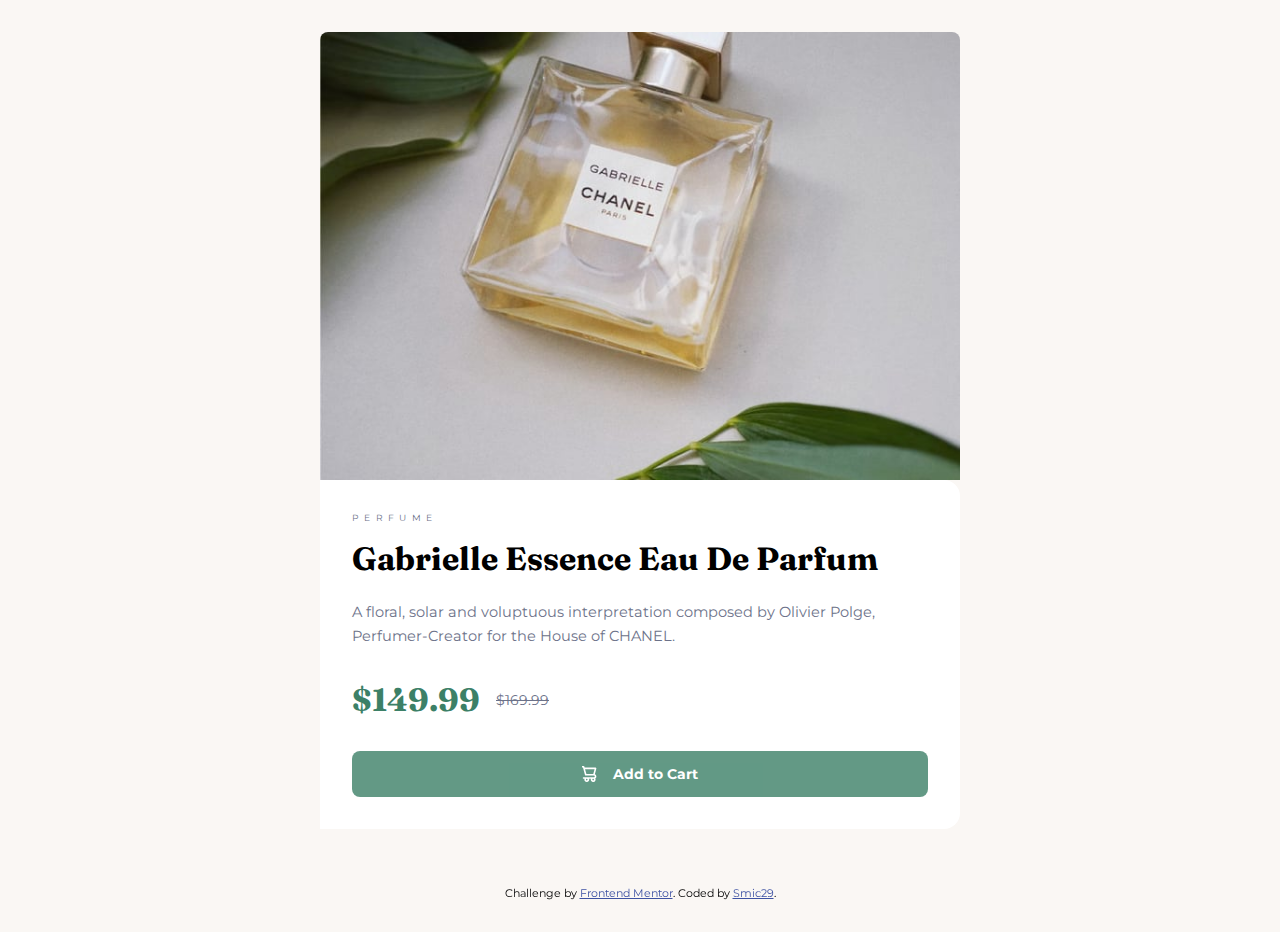
<file: Product-preview/index.html>
<!DOCTYPE html>
<html lang="en">
<head>
  <meta charset="UTF-8">
  <meta name="viewport" content="width=device-width, initial-scale=1.0"> <!-- displays site properly based on user's device -->

  <link rel="icon" type="image/png" sizes="32x32" href="./images/favicon-32x32.png">
  <link rel="stylesheet" href="style.css">

  <title>Frontend Mentor | Product preview card component</title>

  <!-- Feel free to remove these styles or customise in your own stylesheet 👍 -->
  <style>
    .attribution { font-size: 11px; text-align: center; }
    .attribution a { color: hsl(228, 45%, 44%); }
  </style>
</head>
<body>
  <div class="mainContainer">
    <div class="imageBox">
      <img src="images/image-product-desktop.jpg" class="desktop" />
      <img src="images/image-product-mobile.jpg" class="mobile" />
    </div>
    <div class="descriptionBox">
      <p class="itemType">perfume</p>
      <p class="itemName">Gabrielle Essence Eau De Parfum</p>
      <p class="itemDescription">A floral, solar and voluptuous interpretation composed by Olivier Polge, 
      Perfumer-Creator for the House of CHANEL.</p>
      <div class="priceBox">
        <p class="priceNow">$149.99</p>
        <p class="priceBefore">$169.99</p>
      </div>
      <div class="cartBox">
        <img src="images/icon-cart.svg" />
        <p>Add to Cart</p>
      </div>
    </div>
  </div>
  <div class="attribution">
    Challenge by <a href="https://www.frontendmentor.io?ref=challenge" target="_blank">Frontend Mentor</a>. 
    Coded by <a href="#">Smic29</a>.
  </div>
</body>
</html>
</file>
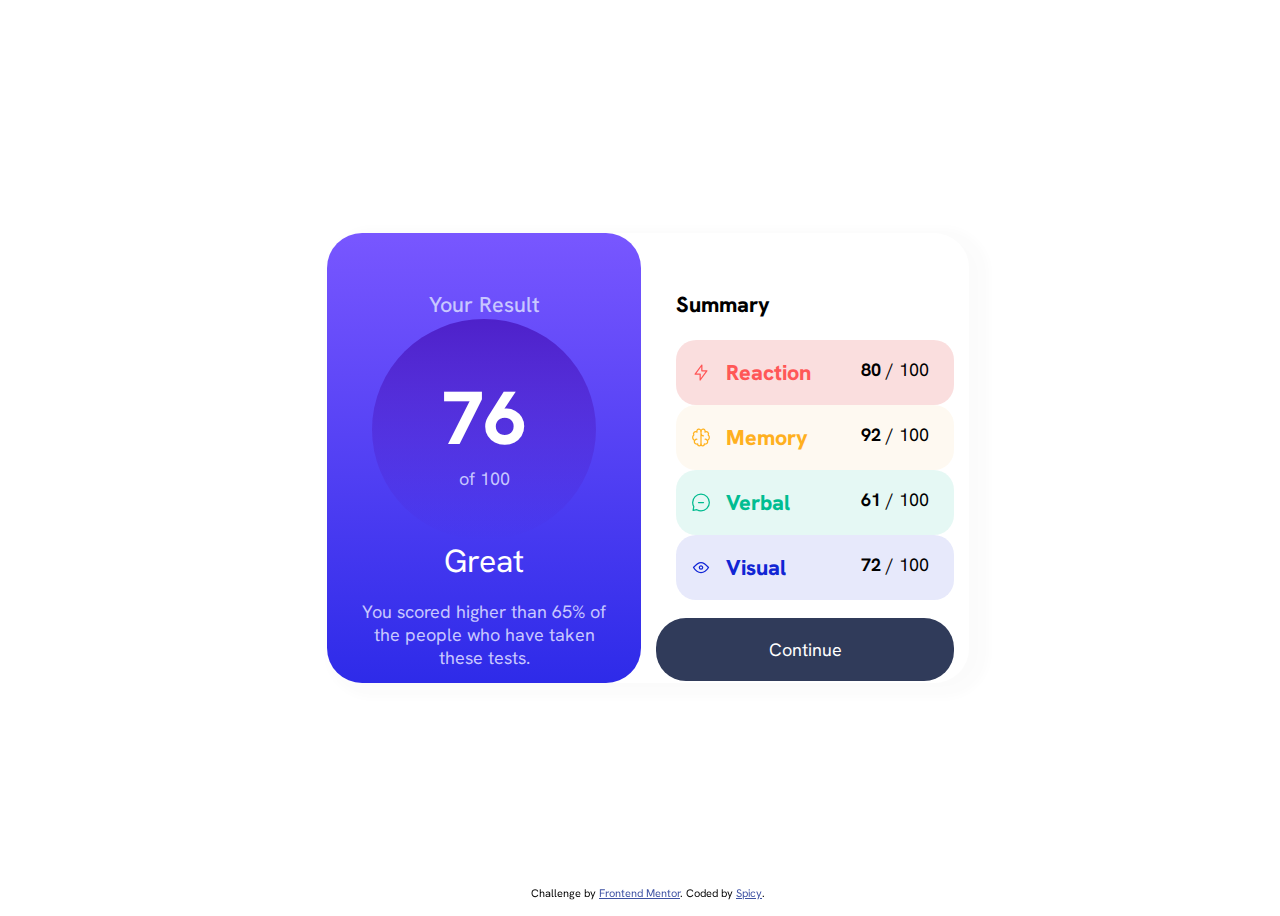
<file: Results-summary/index.html>
<!DOCTYPE html>
<html lang="en">
<head>
  <meta charset="UTF-8">
  <meta name="viewport" content="width=device-width, initial-scale=1.0"> <!-- displays site properly based on user's device -->

  <link rel="icon" type="image/png" sizes="32x32" href="./assets/images/favicon-32x32.png">
  <link rel="stylesheet" href="style.css">
  
  <title>Frontend Mentor | Results summary component</title>

  <!-- Feel free to remove these styles or customise in your own stylesheet 👍 -->
  <style>
    .attribution { font-size: 11px; text-align: center; }
    .attribution a { color: hsl(228, 45%, 44%); }
  </style>
</head>
<body>
<div id="thebox">
  <div class="container flexCol" id="yrBox">
    <p class="header" id="yourResult">Your Result</p>
    <div class="main-score">  
      <p class="num">76</p>
      <p class="den">of 100</p>
    </div>
    <div class="description">
      <p id="desHead">Great</p>
      <p>You scored higher than 65% of<br />
      the people who have taken<br />
      these tests.</p>
    </div>
  </div>
  <div class="container flexCol " id="sumBox">
    <p class="header" id="summary">Summary</p>
    <div class="reaction flexRow ">
      <img src="assets/images/icon-reaction.svg" class="">
      <p class="scoreTitle" id="reaction">Reaction</p>
      <p class="score"><strong>80</strong> / 100</p>
    </div>
    <div class="memory flexRow ">
      <img src="assets/images/icon-memory.svg" class="">
      <p class="scoreTitle" id="memory">Memory</p>
      <p class="score"><strong>92</strong> / 100</p>
    </div>
    <div class="verbal flexRow ">
      <img src="assets/images/icon-verbal.svg">
      <p class="scoreTitle" id="verbal">Verbal</p>
      <p class="score"><strong>61</strong> / 100</p>
    </div>
    <div class="visual flexRow ">
      <img src="assets/images/icon-visual.svg">
      <p class="scoreTitle" id="visual">Visual</p>
      <p class="score"><strong>72</strong> / 100</p>  
    </div>
    <p id="cont">Continue</p>
  </div>
</div>
  <div class="attribution">
    Challenge by <a href="https://www.frontendmentor.io?ref=challenge" target="_blank">Frontend Mentor</a>. 
    Coded by <a href="#">Spicy</a>.
  </div>
</body>
</html>
</file>
<file: Product-preview/style.css>
html, body{
    height: 100%;
    width: 100%;
    margin: 0;
    padding: 0;
}

@font-face {
    font-family: 'Montserrat';
    src: url('Fonts/Montserrat/Montserrat-VariableFont_wght.ttf') format('truetype');
}

@font-face {
    font-family: 'Fraunces';
    src: url('Fonts/Fraunces/Fraunces-VariableFont_SOFT%2CWONK%2Copsz%2Cwght.ttf') format('truetype');
}

:root {
    /* Primary Colors */
    --dark-cyan: hsl(158, 36%, 37%);
    --cream: hsl(30, 38%, 97%);

    /* Neutral Colors */
    --very-dark-blue: hsl(212, 21%, 14%);
    --dark-grayish-blue: hsl(228, 12%, 48%);
    --white: hsl(0, 0%, 100%);

    /* Fonts */
    --font-M: Montserrat;
    --font-F: Fraunces;
    --font-size-default: 14px;
    --font-weight-normal: 500;
    --font-weight-bold: 700;

    /* Spacing */
    --spacing-unit: 1rem;
    --spacing-unit-half: 0.5rem;
    --spacing-unit-double: 2rem;

    --margin-default: var(--spacing-unit);
    --padding-default: var(--spacing-unit);
}

body {
    max-width: 100vw;
    max-height: 100vh;
    font-size: var(--font-size-default);
    font-family: var(--font-M);
    background-color: var(--cream);
    display: flex;
    align-items: center;
    justify-content: center;
}

.mainContainer {
    display: grid;
    grid-template-columns: 50% 50%;
    max-width: 50%;
    max-height: 100%;
    justify-content: center;
    /* align-items: center; */
}

.imageBox {
    max-width: 100%;
    max-height: 100%;
    /* flex: 1; */
}

.imageBox img{
    max-height: 100%;
    width: auto;
}


.desktop {
    max-width: 100%;
    max-height: 100%;
    border-top-left-radius: var(--spacing-unit);
    border-bottom-left-radius: var(--spacing-unit);
}

.mobile {
    display: none;
}

.descriptionBox {
    display: flex;
    flex-direction: column;
    justify-content: space-evenly;
    max-height: 100%;
    background-color: var(--white);
    padding: calc(var(--spacing-unit-double) * 1.5);
    border-top-right-radius: var(--spacing-unit);
    border-bottom-right-radius: var(--spacing-unit);
}

.itemType {
    font-family: var(--font-M);
    color: var(--dark-grayish-blue);
    letter-spacing: calc(var(--spacing-unit-half) / 1.5);
    text-transform: uppercase;
    margin-bottom: 0;
    margin-top: 0;
    font-size: 1.1em;
}

.itemName {
    font-size: 3em;
    font-family: var(--font-F);
    font-weight: var(--font-weight-bold);
    /* padding-right: calc(5 * var(--spacing-unit)); */
    margin-top: var(--spacing-unit);
    margin-bottom: var(--spacing-unit-half);
}

.itemDescription {
    color: var(--dark-grayish-blue);
    line-height: calc(1.5 * var(--spacing-unit));
    /* padding-right: var(--spacing-unit-double); */
    /* padding-right: calc(1.50 * var(--spacing-unit)); */
    margin-bottom: 0;
    font-size: 1.125em;
}

.priceBox {
    display: flex;
    justify-content: flex-start;
    align-items: center;
}

.priceNow {
    color: var(--dark-cyan);
    font-family: var(--font-F);
    font-weight: var(--font-weight-bold);
    font-size: var(--spacing-unit-double);
    margin-top: var(--spacing-unit-double);
}

.priceBefore {
    text-decoration: line-through;
    margin-left: var(--spacing-unit);
    color: var(--dark-grayish-blue);
}

.cartBox {
    display: flex;
    justify-content: center;
    align-items: center;
    background-color: var(--dark-cyan);
    color: white;
    border-radius: var(--spacing-unit-half);
    font-weight: var(--font-weight-bold);
    opacity: 0.8;
}

.cartBox img{
    margin-right: var(--spacing-unit);
}

.cartBox:hover {
    cursor: pointer;
    opacity: 1;

}


.attribution {
    position: fixed;
    bottom: 0;
    text-align: center;
}

@media screen and (max-width: 1439px){
    .desktop { display: none; }
    .mobile { display: block }
    
    body {
        align-items: flex-start;
        /* padding: var(--spacing-unit); */
        /* padding-left: var(--spacing-unit); */
        padding-top: var(--spacing-unit-double);
    }


    .mainContainer { 
        grid-template-columns: 1fr;
        grid-template-rows: auto 1fr;
        align-items: center;
        width: 100%;
        /* max-width: 92%; */
        max-height: 100%;
    }

    .mobile {
        max-width: 100%;
        max-height: 100%;
        border-top-left-radius: var(--spacing-unit-half);
        border-top-right-radius: var(--spacing-unit-half);
    }

    .descriptionBox {
        padding: var(--spacing-unit-double);
        width: fit-content;
        align-self: start;
    }

    .itemType {
        font-size: 0.65em;
    }

    .itemName {
        font-size: 2.3em;
    }

    .itemDescription {
        font-size: 1.0421em;
    }

}

@media screen and (max-width: 425px){
    .mainContainer {
        max-width: 97%;
    }
}
</file>
<file: Results-summary/style.css>
.tempBorder {
    border: 2px solid black
}

html body{
    height: 100vh;
    width: 100%;
}

@font-face {
    font-family: 'Hanken Grotesk';
    src: url('assets/fonts/HankenGrotesk-VariableFont_wght.ttf');
}

body {
    display: flex;
    justify-content: center;
    align-items: center;
    font-family: 'Hanken Grotesk';
    font-size: 18px;
}

.flexCol {
    display: flex;
    flex-direction: column;
    justify-content: space-between;
    align-items: center;
}

.flexRow {
    display: flex;
    justify-content: space-between;
    align-self: flex-start;
    width: 100%;
    padding: 10px;
    padding-top: 3px;
    padding-bottom: 3px;
    border-radius: 20px;
    margin: 1;
}

.flexRow p{
    margin: 15px;
}

.container {
    /* min-width: 375px; */
    max-width: 375px;
    padding: 35px;
    border-radius: 35px;
    /* min-height: 50%; */
    padding-bottom: 35px;
}

#yrBox {
    background: linear-gradient(to bottom, hsl(252, 100%, 67%),hsl(241, 81%, 54%));
    color: hsl(0, 0%, 100%);
}

.header {
    font-size: larger;
    font-weight: 500;
}

#yourResult {
    color: hsl(241, 100%, 89%);
    margin-bottom: 0;
}

.main-score {
    background: linear-gradient(to bottom, hsla(256, 72%, 46%, 1),hsla(241, 72%, 46%, 0));
    border-radius: 50%;
    text-align: center;
    padding: 70px;
    padding-top: 50px;
    padding-bottom: 50px;
}

.main-score p{
    margin: 0;
}

.main-score p.num {
    font-size: 75px;
    font-weight: 800;
}

.den {
    color: hsl(241, 100%, 89%);
}

.description p{
    text-align: center;
    color: hsl(241, 100%, 89%);
}

#desHead {
    margin-top: 0;
    margin-bottom: 0;
    font-size: xx-large;
    color: white;
}

#summary {
    align-self: flex-start;
    font-weight: 800;
}

.scoreTitle {
    flex: 1;
    margin-left: 0px;
}

.flexRow img {
    margin-left: 5px;
    margin-right: 0;
}

.score{
    margin-left: auto;
}

#reaction {
    color: hsl(0, 100%, 67%);
    font-weight: 800;
    font-size: larger;
}

.reaction {
    background-color: hsla(0, 75%, 50%, 0.15);
}

#memory {
    color: hsl(39, 100%, 56%);
    font-weight: 800;
    font-size: larger;
}

.memory {
    background-color: hsla(39, 90%, 60%, 0.075);
}

#verbal {
    color: hsl(166, 100%, 37%);
    font-weight: 800;
    font-size: larger;
}

.verbal {
    background-color: hsla(166, 100%, 37%, 0.10);
}

#visual {
    color: hsl(234, 85%, 45%);
    font-weight: 800;
    font-size: larger;
}

.visual {
    background-color: hsla(234, 85%, 45%, 0.1);
}

#sumBox {
    border-bottom-left-radius: 0;
    border-top-left-radius: 0;
}

#thebox {
    display: flex;
    height: 50vh;
    border-radius: 35px;
    box-shadow: 10px 5px 10px 10px rgba(0, 0, 0, 0.015);
}

#cont {
    background-color: hsl(224, 30%, 27%);
    color: white;
    padding: 20px;
    border-radius: 30px;
    width: 100%;
    text-align: center;
    cursor: pointer;
}

#cont:hover {
    background: linear-gradient(to bottom, hsl(252, 100%, 67%),hsl(241, 81%, 54%));
}

.attribution {
    position: fixed;
    bottom: 0;
}

@media screen and (max-width: 768px) {
    body{
        align-items: flex-start;
        /* justify-content: flex-start; */
        padding: 0;
        margin: 0;
    }
    
    #thebox {
        flex-direction: column;
        /* max-height: 100vh; */
        /* min-width: 100vw; */
        margin: 0;
        position: fixed;
        height: 100vh;
    }

    #yrBox {
        min-width: 85vw;
        /* width: 375px; */
        flex: none;
        border-top-right-radius: 0;
        border-top-left-radius: 0;
        padding-top: 10px;
    }

    #sumBox {
        min-width: 85vw;
        /* width: 375px; */
        flex: none;
        padding-top: 0px;
        height: 50vh;
    }

    .attribution{
        display: none;
    }
}
</file>
